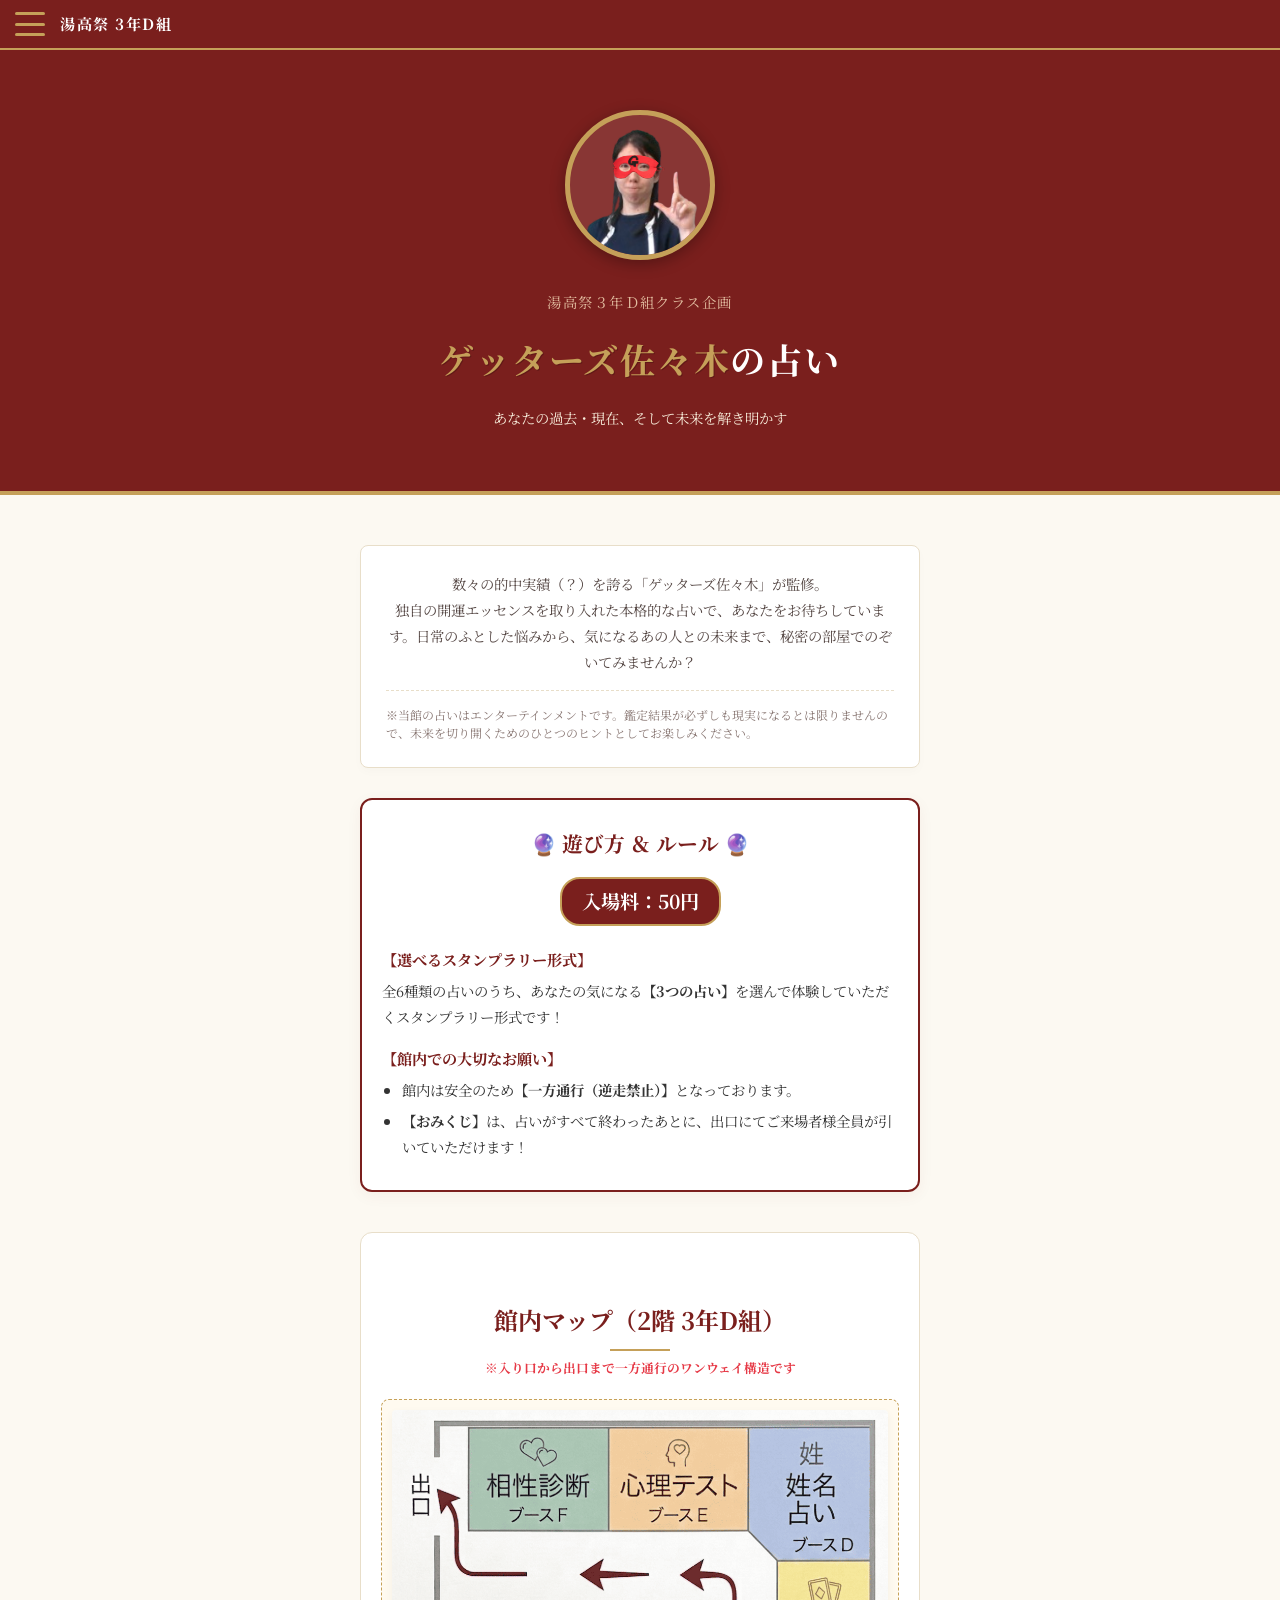
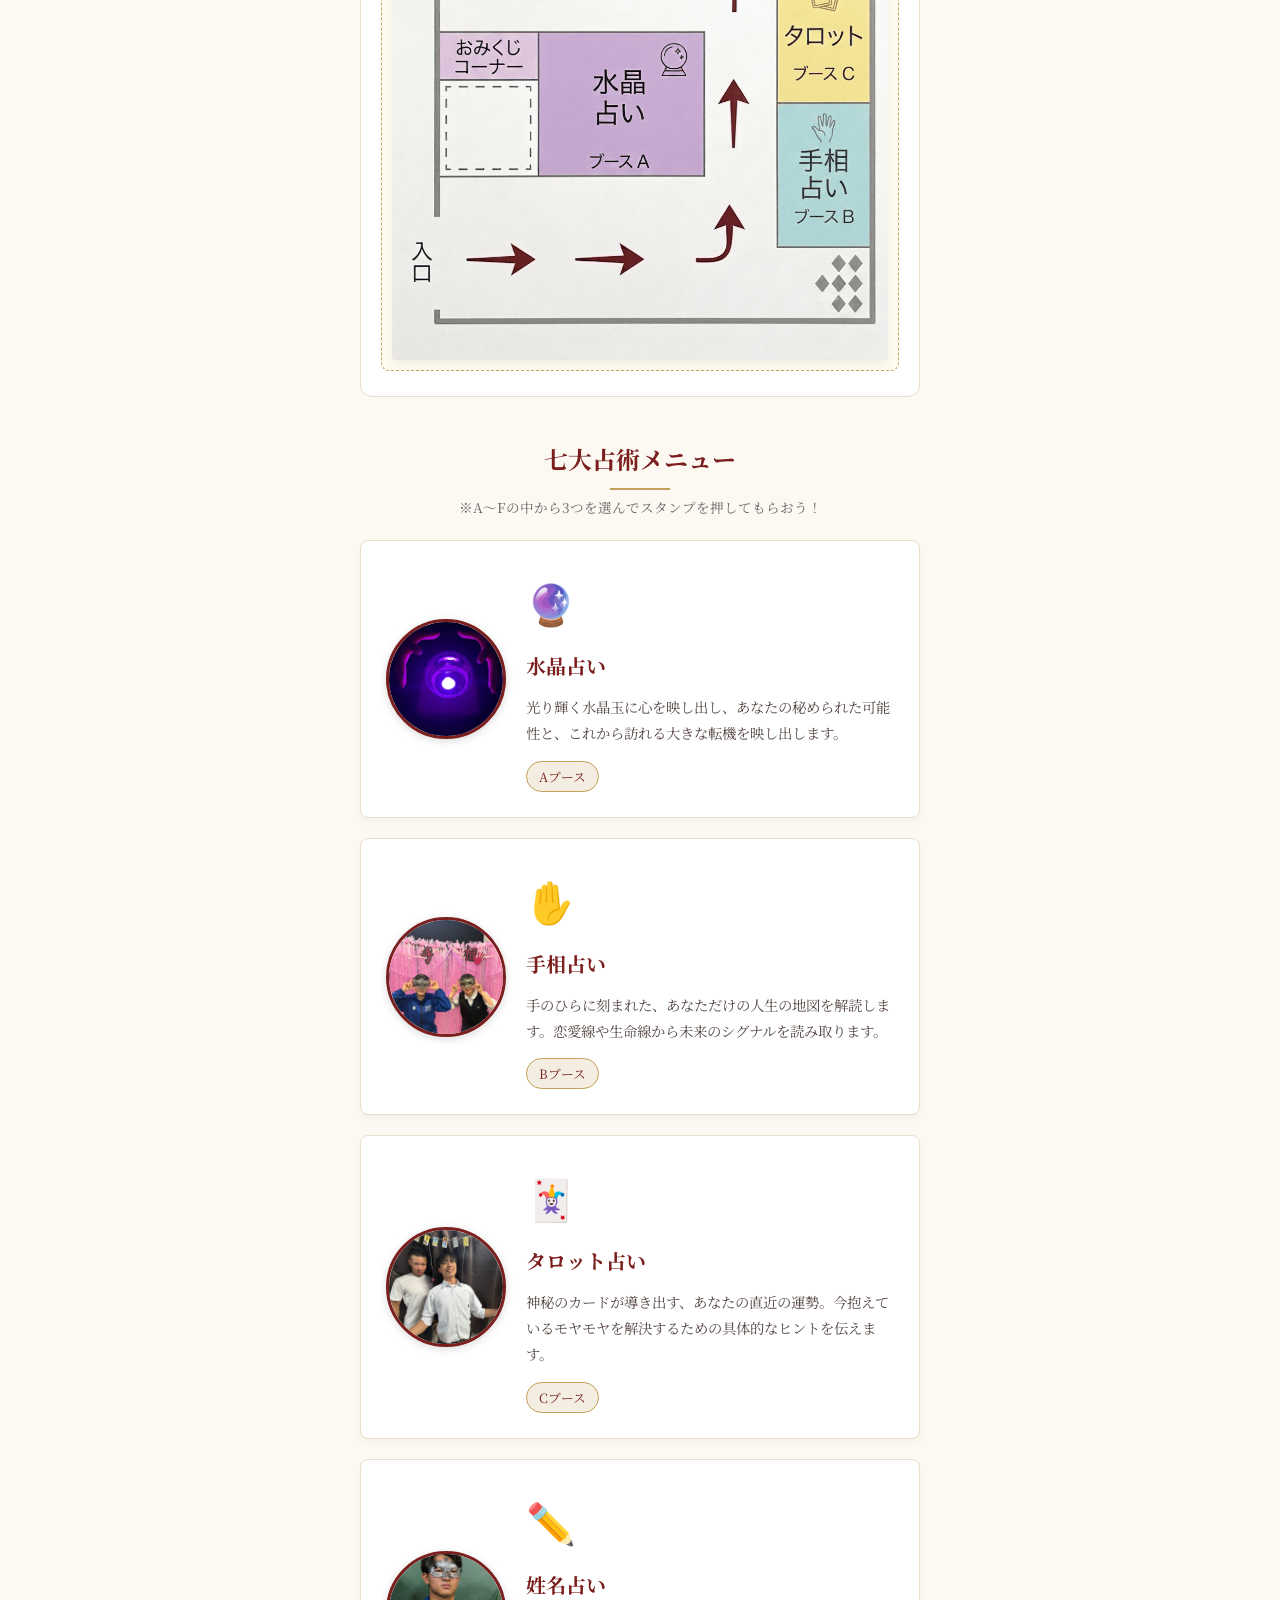
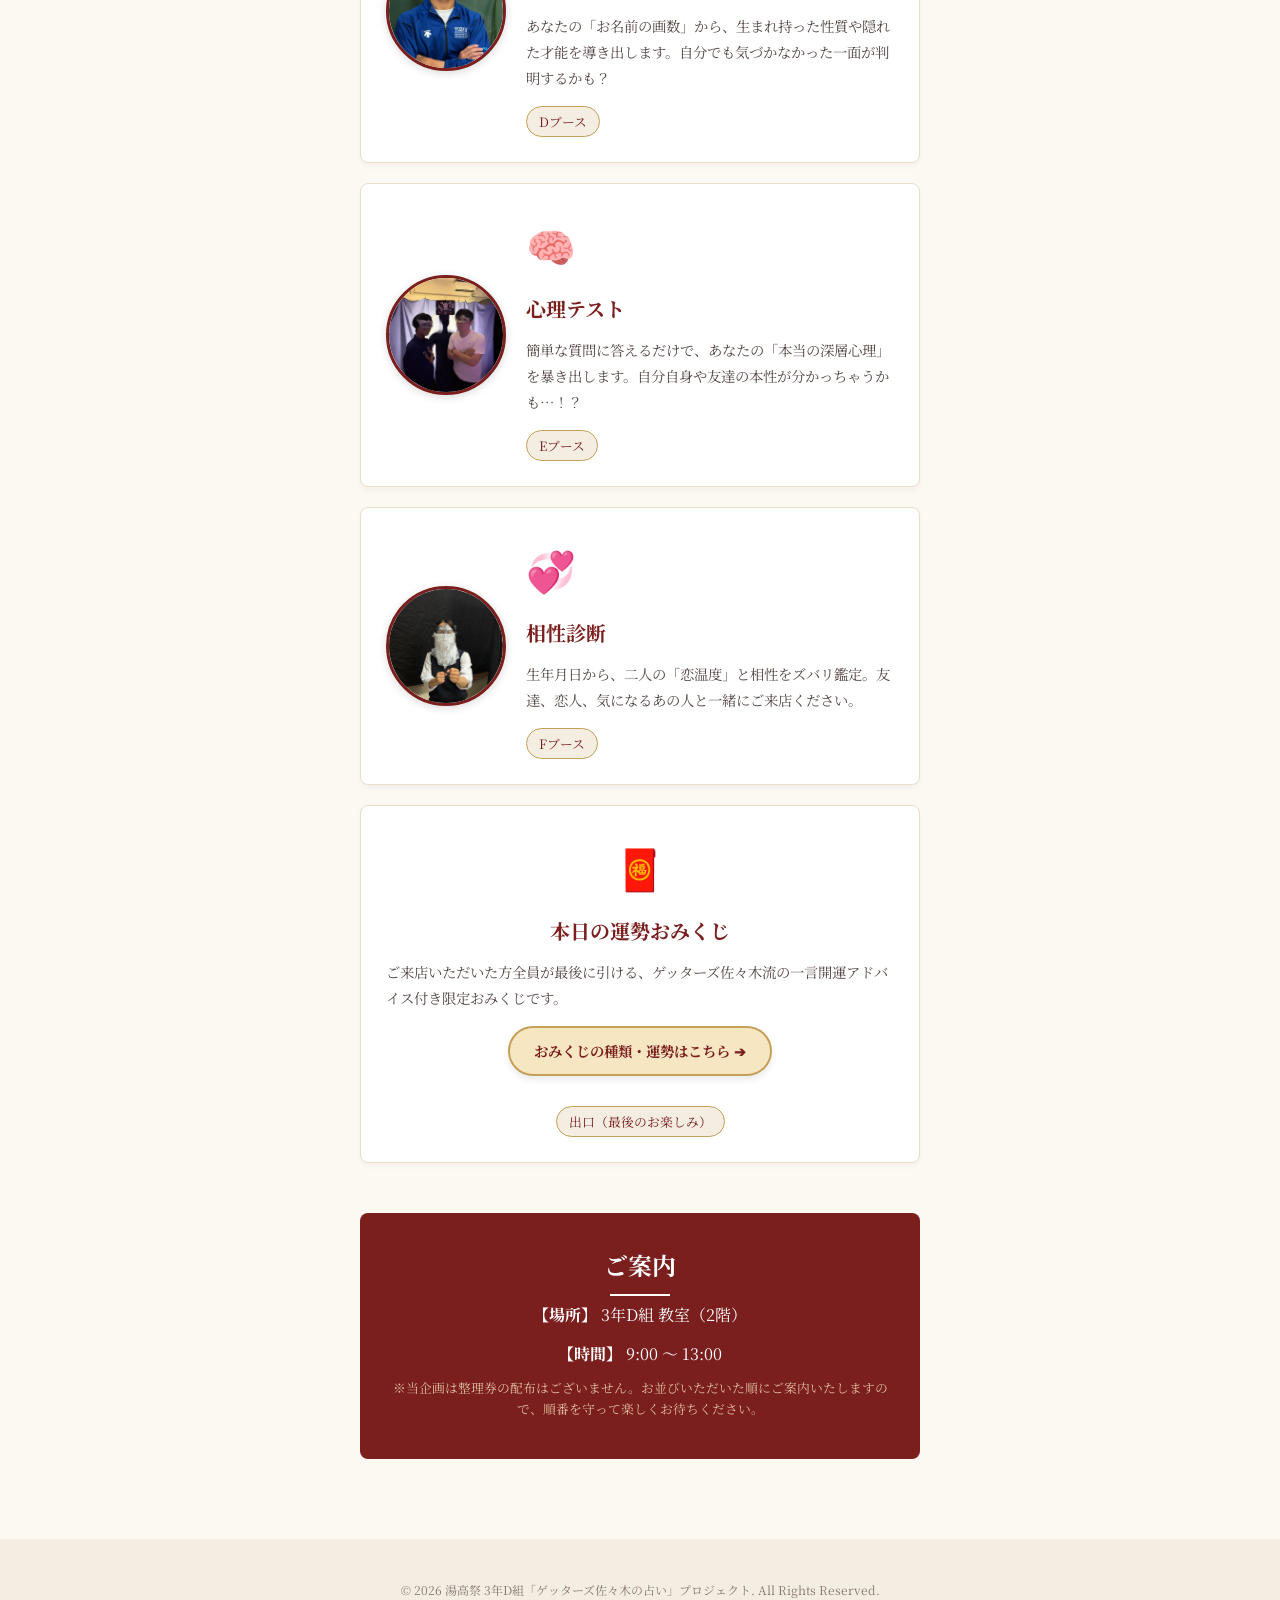
<file: index.html>
<!DOCTYPE html>
<html lang="ja">
<head>
    <meta charset="UTF-8">
    <meta name="viewport" content="width=device-width, initial-scale=1.0">
    <title>ゲッターズ佐々木の占い 〜運命の部屋〜</title>
    <link rel="stylesheet" href="style.css">
    <!-- JavaScriptファイルを外から読み込む命令 -->
    <script src="script.js" defer></script>
    <!-- 高級感を出すためのGoogle Fonts -->
    <link href="https://fonts.googleapis.com/css2?family=Noto+Serif+JP:wght@400;700&display=swap" rel="stylesheet">
</head>
<body>

    <!-- 上部の固定バー -->
    <div class="top-nav-bar">
        <button class="menu-trigger" id="menuTrigger">
            <span></span>
            <span></span>
            <span></span>
        </button>
        <div class="bar-title">湯高祭 3年D組</div>
    </div>

    <!-- 画面上部から降りてくるプルダウンメニュー -->
    <nav class="pulldown-menu" id="pulldownMenu">
        <ul>
            <li><a href="#" id="menuCloseBtn">❌ メニューを閉じる</a></li>
            <li><a href="omikuji.html" class="menu-item highlight-item">🧧 おみくじについて</a></li>
        </ul>
    </nav>

    <!-- 背景を暗転させるための黒い膜 -->
    <div class="overlay-mask" id="overlayMask"></div>

    <!-- ヒーローヘッダー -->
    <header class="main-header" style="margin-top: 50px;">
        <div class="header-overlay">
            <img src="top-face.png" alt="ゲッターズ佐々木" class="top-face-img">
            <p class="subtitle">湯高祭３年Ｄ組クラス企画</p>
            <h1 class="main-title"><span class="gold-text">ゲッターズ佐々木</span>の占い</h1>
            <p class="lead-text">あなたの過去・現在、そして未来を解き明かす</p>
        </div>
    </header>

    <!-- メインコンテンツ -->
    <main class="container">

        <!-- コンセプト紹介 -->
        <section class="concept-box">
            <p>
                数々の的中実績（？）を誇る「ゲッターズ佐々木」が監修。<br>
                独自の開運エッセンスを取り入れた本格的な占いで、あなたをお待ちしています。日常のふとした悩みから、気になるあの人との未来まで、秘密の部屋でのぞいてみませんか？
            </p>
            <p class="disclaimer">※当館の占いはエンターテインメントです。鑑定結果が必ずしも現実になるとは限りませんので、未来を切り開くためのひとつのヒントとしてお楽しみください。</p>
        </section>

        <!-- 料金・スタンプラリールール -->
        <section class="rule-box">
            <h2 class="box-title">🔮 遊び方 ＆ ルール 🔮</h2>
            <div class="price-tag">入場料：50円</div>
            
            <div class="rule-list">
                <h3>【選べるスタンプラリー形式】</h3>
                <p>全6種類の占いのうち、あなたの気になる<strong>【3つの占い】</strong>を選んで体験していただくスタンプラリー形式です！</p>
                
                <h3>【館内での大切なお願い】</h3>
                <ul>
                    <li>館内は安全のため<strong>【一方通行（逆走禁止）】</strong>となっております。</li>
                    <li><strong>【おみくじ】</strong>は、占いがすべて終わったあとに、出口にてご来場者様全員が引いていただけます！</li>
                </ul>
            </div>
        </section>

        <!-- 館内マップセクション -->
        <section class="map-section">
            <h2 class="section-title">館内マップ（2階 3年D組）</h2>
            <p class="map-desc">※入り口から出口まで一方通行のワンウェイ構造です</p>
            
            <div class="map-container">
                <img src="map.png" alt="館内マップ（3年D組）" class="custom-map-img">
            </div>
        </section>

        <!-- 占いメニュー（全7種類） -->
        <section class="menu-section">
            <h2 class="section-title">七大占術メニュー</h2>
            <p class="menu-subtitle">※A〜Fの中から3つを選んでスタンプを押してもらおう！</p>
            
            <div class="menu-grid">
                
                <!-- Aブース：水晶占い -->
                <div class="menu-card">
                    <img src="face-crystal.png" alt="水晶スペシャリスト" class="specialist-face">
                    <div class="card-content">
                        <div class="card-icon">🔮</div>
                        <h3>水晶占い</h3>
                        <p>光り輝く水晶玉に心を映し出し、あなたの秘められた可能性と、これから訪れる大きな転機を映し出します。</p>
                        <span class="location-badge">Aブース</span>
                    </div>
                </div>

                <!-- ★【変更】Bブース：手相占い（2番目に移動） -->
                <div class="menu-card">
                    <img src="face-teso.png" alt="手相スペシャリスト" class="specialist-face">
                    <div class="card-content">
                        <div class="card-icon">✋</div>
                        <h3>手相占い</h3>
                        <p>手のひらに刻まれた、あなただけの人生の地図を解読します。恋愛線や生命線から未来のシグナルを読み取ります。</p>
                        <span class="location-badge">Bブース</span>
                    </div>
                </div>

                <!-- ★【変更】Cブース：タロット占い（3番目に移動） -->
                <div class="menu-card">
                    <img src="face-tarot.png" alt="タロットスペシャリスト" class="specialist-face">
                    <div class="card-content">
                        <div class="card-icon">🃏</div>
                        <h3>タロット占い</h3>
                        <p>神秘のカードが導き出す、あなたの直近の運勢。今抱えているモヤモヤを解決するための具体的なヒントを伝えます。</p>
                        <span class="location-badge">Cブース</span>
                    </div>
                </div>

                <!-- Dブース：姓名占い -->
                <div class="menu-card">
                    <img src="face-seimei.png" alt="姓名占いスペシャリスト" class="specialist-face">
                    <div class="card-content">
                        <div class="card-icon">✏️</div>
                        <h3>姓名占い</h3>
                        <p>あなたの「お名前の画数」から、生まれ持った性質や隠れた才能を導き出します。自分でも気づかなかった一面が判明するかも？</p>
                        <span class="location-badge">Dブース</span>
                    </div>
                </div>

                <!-- Eブース：心理テスト -->
                <div class="menu-card">
                    <img src="face-shinri.png" alt="心理テストスペシャリスト" class="specialist-face">
                    <div class="card-content">
                        <div class="card-icon">🧠</div>
                        <h3>心理テスト</h3>
                        <p>簡単な質問に答えるだけで、あなたの「本当の深層心理」を暴き出します。自分自身や友達の本性が分かっちゃうかも…！？</p>
                        <span class="location-badge">Eブース</span>
                    </div>
                </div>

                <!-- Fブース：相性診断 -->
                <div class="menu-card">
                    <img src="face-compatibility.png" alt="相性診断スペシャリスト" class="specialist-face">
                    <div class="card-content">
                        <div class="card-icon">💞</div>
                        <h3>相性診断</h3>
                        <p>生年月日から、二人の「恋温度」と相性をズバリ鑑定。友達、恋人、気になるあの人と一緒にご来店ください。</p>
                        <span class="location-badge">Fブース</span>
                    </div>
                </div>

                <!-- 出口：おみくじ -->
                <div class="menu-card full-card">
                    <div class="card-icon">🧧</div>
                    <h3>本日の運勢おみくじ</h3>
                    <p>ご来店いただいた方全員が最後に引ける、ゲッターズ佐々木流の一言開運アドバイス付き限定おみくじです。</p>
                    
                    <!-- ★おみくじページへ飛ぶリンクボタンを追加★ -->
                    <div class="omikuji-link-container">
                        <a href="omikuji.html" class="omikuji-btn">おみくじの種類・運勢はこちら ➔</a>
                    </div>

                    <span class="location-badge" style="margin-top: 15px;">出口（最後のお楽しみ）</span>
                </div>

            </div>
        </section>

        <!-- クラス企画インフォメーション -->
        <section class="info-section">
            <h2 class="section-title">ご案内</h2>
            <div class="info-details">
                <p><strong>【場所】</strong> 3年D組 教室（2階）</p>
                <p><strong>【時間】</strong> 9:00 〜 13:00</p>
                <p class="notes">※当企画は整理券の配布はございません。お並びいただいた順にご案内いたしますので、順番を守って楽しくお待ちください。</p>
            </div>
        </section>

    </main>

    <!-- フッター -->
    <footer class="main-footer">
        <p>&copy; 2026 湯高祭 3年D組「ゲッターズ佐々木の占い」プロジェクト. All Rights Reserved.</p>
    </footer>

</body>
</html>
</file>
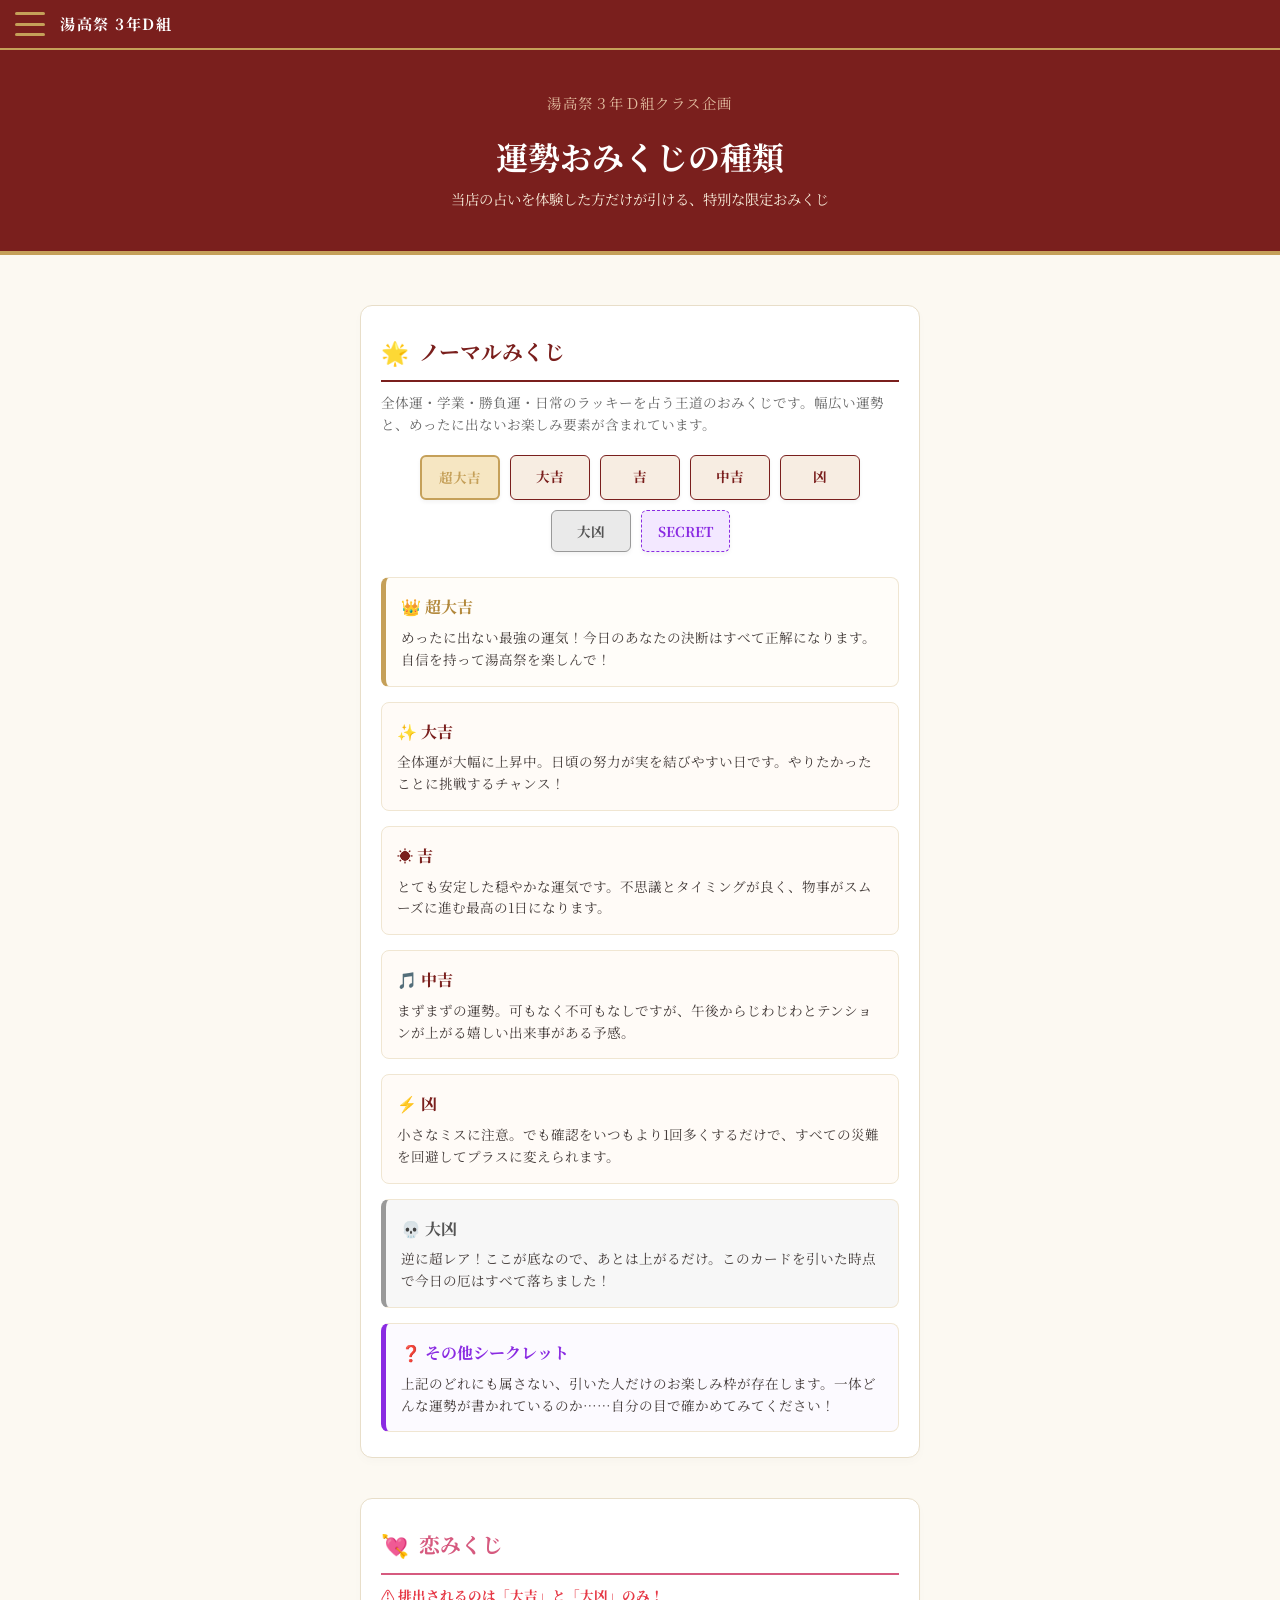
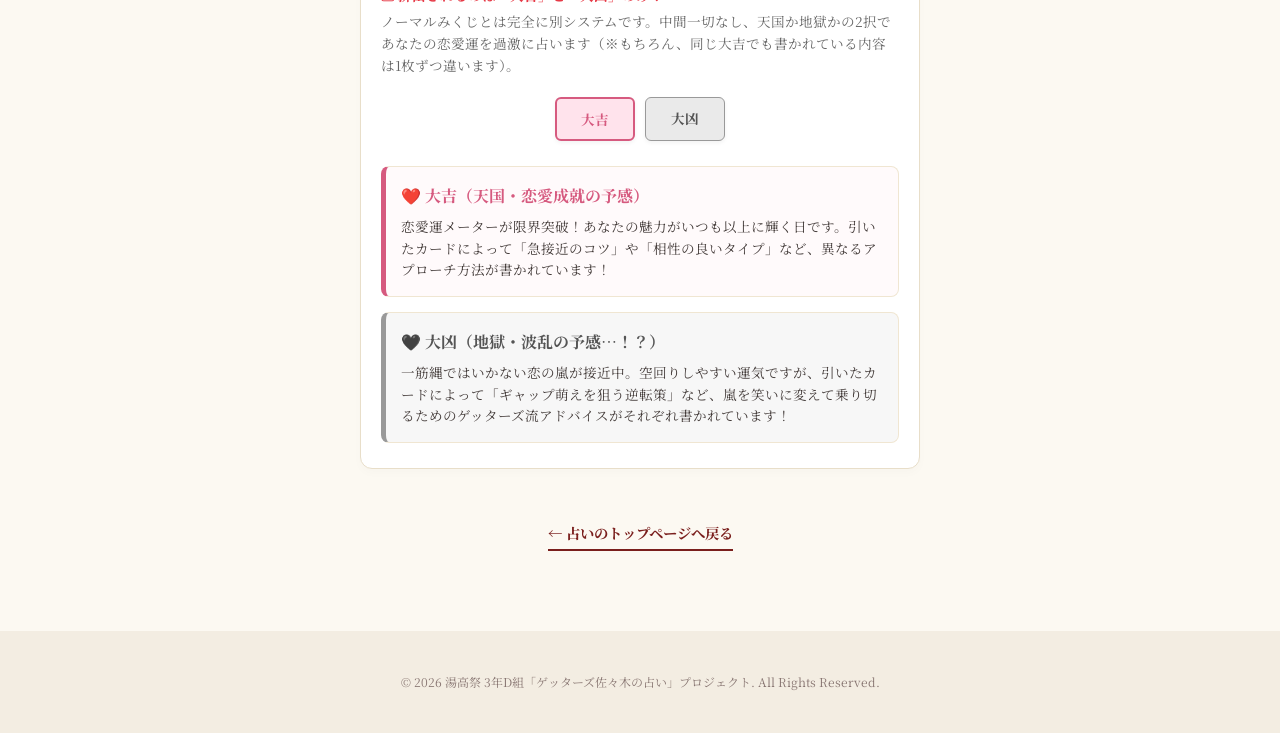
<file: omikuji.html>
<!DOCTYPE html>
<html lang="ja">
<head>
    <meta charset="UTF-8">
    <meta name="viewport" content="width=device-width, initial-scale=1.0">
    <title>おみくじのご案内 〜ゲッターズ佐々木の占い〜</title>
    <link rel="stylesheet" href="style.css">
    <!-- JavaScriptファイルを外から読み込む命令 -->
    <script src="script.js" defer></script>
    <link href="https://fonts.googleapis.com/css2?family=Noto+Serif+JP:wght@400;700&display=swap" rel="stylesheet">
</head>
<body>

    <!-- 共通のバー -->
    <div class="top-nav-bar">
        <button class="menu-trigger" id="menuTrigger">
            <span></span>
            <span></span>
            <span></span>
        </button>
        <div class="bar-title">湯高祭 3年D組</div>
    </div>

    <!-- プルダウンメニュー -->
    <nav class="pulldown-menu" id="pulldownMenu">
        <ul>
            <li><a href="#" id="menuCloseBtn">❌ メニューを閉じる</a></li>
            <li><a href="index.html" class="menu-item">🔮 占いトップページへ</a></li>
        </ul>
    </nav>

    <div class="overlay-mask" id="overlayMask"></div>

    <header class="main-header" style="margin-top: 50px; padding: 40px 20px;">
        <div class="header-overlay">
            <p class="subtitle">湯高祭３年Ｄ組クラス企画</p>
            <h1>運勢おみくじの種類</h1>
            <p class="lead-text">当店の占いを体験した方だけが引ける、特別な限定おみくじ</p>
        </header>

    <main class="container">


        <!-- 🌟 【独立】ノーマルみくじ セクション -->
        <section class="omikuji-group-section" style="margin-top: 30px;">
            <div class="group-header normal-theme">
                <span class="group-icon">🌟</span>
                <h2>ノーマルみくじ</h2>
            </div>
            <p class="group-desc">全体運・学業・勝負運・日常のラッキーを占う王道のおみくじです。幅広い運勢と、めったに出ないお楽しみ要素が含まれています。</p>
            
            <!-- 吉バッジの横並び一覧 -->
            <div class="kichi-flex-container">
                <div class="kichi-badge badge-daikichi">超大吉</div>
                <div class="kichi-badge badge-kichi">大吉</div>
                <div class="kichi-badge badge-kichi">吉</div>
                <div class="kichi-badge badge-kichi">中吉</div>
                <div class="kichi-badge badge-kichi">凶</div>
                <div class="kichi-badge badge-kyou">大凶</div>
                <div class="kichi-badge badge-secret">SECRET</div>
            </div>

            <!-- ノーマルみくじ解説 -->
            <div class="omikuji-detail-list">
                <div class="detail-item border-daikichi">
                    <span class="detail-kichi-name text-daikichi">👑 超大吉</span>
                    <p class="detail-text">めったに出ない最強の運気！今日のあなたの決断はすべて正解になります。自信を持って湯高祭を楽しんで！</p>
                </div>
                <div class="detail-item">
                    <span class="detail-kichi-name text-normal">✨ 大吉</span>
                    <p class="detail-text">全体運が大幅に上昇中。日頃の努力が実を結びやすい日です。やりたかったことに挑戦するチャンス！</p>
                </div>
                <div class="detail-item">
                    <span class="detail-kichi-name text-normal">☀️ 吉</span>
                    <p class="detail-text">とても安定した穏やかな運気です。不思議とタイミングが良く、物事がスムーズに進む最高の1日になります。</p>
                </div>
                <div class="detail-item">
                    <span class="detail-kichi-name text-normal">🎵 中吉</span>
                    <p class="detail-text">まずまずの運勢。可もなく不可もなしですが、午後からじわじわとテンションが上がる嬉しい出来事がある予感。</p>
                </div>
                <div class="detail-item">
                    <span class="detail-kichi-name text-normal">⚡ 凶</span>
                    <p class="detail-text">小さなミスに注意。でも確認をいつもより1回多くするだけで、すべての災難を回避してプラスに変えられます。</p>
                </div>
                <div class="detail-item border-kyou">
                    <span class="detail-kichi-name text-kyou">💀 大凶</span>
                    <p class="detail-text">逆に超レア！ここが底なので、あとは上がるだけ。このカードを引いた時点で今日の厄はすべて落ちました！</p>
                </div>
                <div class="detail-item border-secret">
                    <span class="detail-kichi-name text-secret">❓ その他シークレット</span>
                    <p class="detail-text">上記のどれにも属さない、引いた人だけのお楽しみ枠が存在します。一体どんな運勢が書かれているのか……自分の目で確かめてみてください！</p>
                </div>
            </div>
        </section>


        <!-- 💘 【独立】恋みくじ セクション -->
        <section class="omikuji-group-section" style="margin-top: 40px;">
            <div class="group-header love-theme">
                <span class="group-icon">💘</span>
                <h2>恋みくじ</h2>
            </div>
            <p class="group-desc" style="color: #e63946; font-weight: bold; margin-bottom: 5px;">⚠️ 排出されるのは「大吉」と「大凶」のみ！</p>
            <p class="group-desc">ノーマルみくじとは完全に別システムです。中間一切なし、天国か地獄かの2択であなたの恋愛運を過激に占います（※もちろん、同じ大吉でも書かれている内容は1枚ずつ違います）。</p>
            
            <!-- 吉バッジの横並び一覧（2択を強調） -->
            <div class="kichi-flex-container">
                <div class="kichi-badge badge-love-daikichi">大吉</div>
                <div class="kichi-badge badge-kyou" style="min-width: 80px;">大凶</div>
            </div>

            <!-- 恋みくじ解説 -->
            <div class="omikuji-detail-list">
                <div class="detail-item border-love-daikichi">
                    <span class="detail-kichi-name text-love-daikichi">❤️ 大吉（天国・恋愛成就の予感）</span>
                    <p class="detail-text">恋愛運メーターが限界突破！あなたの魅力がいつも以上に輝く日です。引いたカードによって「急接近のコツ」や「相性の良いタイプ」など、異なるアプローチ方法が書かれています！</p>
                </div>
                <div class="detail-item border-kyou">
                    <span class="detail-kichi-name text-kyou">🖤 大凶（地獄・波乱の予感…！？）</span>
                    <p class="detail-text">一筋縄ではいかない恋の嵐が接近中。空回りしやすい運気ですが、引いたカードによって「ギャップ萌えを狙う逆転策」など、嵐を笑いに変えて乗り切るためのゲッターズ流アドバイスがそれぞれ書かれています！</p>
                </div>
            </div>
        </section>

        <!-- 戻るボタン -->
        <div style="text-align: center; margin-top: 50px;">
            <a href="index.html" class="back-btn">← 占いのトップページへ戻る</a>
        </div>

    </main>

    <footer class="main-footer">
        <p>&copy; 2026 湯高祭 3年D組「ゲッターズ佐々木の占い」プロジェクト. All Rights Reserved.</p>
    </footer>

</body>
</html>
</file>
<file: style.css>
/* 全体のリセットと共通設定 */
* {
    margin: 0;
    padding: 0;
    box-sizing: border-box;
}

body {
    font-family: 'Noto Serif JP', 'Georgia', serif;
    background-color: #fcf9f2; 
    color: #2c2523; 
    line-height: 1.8;
}

/* 画面最上部の固定バー */
.top-nav-bar {
    position: fixed;
    top: 0;
    left: 0;
    width: 100%;
    height: 50px;
    background-color: #7a1f1d;
    border-bottom: 2px solid #c5a059;
    display: flex;
    align-items: center;
    padding: 0 15px;
    z-index: 1000;
}

.bar-title {
    color: #fff;
    font-size: 0.95rem;
    font-weight: bold;
    margin-left: 15px;
    letter-spacing: 0.1em;
}

/* 三本線ボタン */
.menu-trigger {
    background: none;
    border: none;
    width: 30px;
    height: 24px;
    position: relative;
    cursor: pointer;
    display: flex;
    flex-direction: column;
    justify-content: space-between;
}

.menu-trigger span {
    display: block;
    width: 100%;
    height: 3px;
    background-color: #c5a059;
    border-radius: 2px;
}

/* プルダウンメニュー */
.pulldown-menu {
    position: fixed;
    top: -350px; 
    left: 0;
    width: 100%;
    background-color: #ffffff;
    border-bottom: 4px solid #7a1f1d;
    z-index: 999;
    transition: top 0.4s ease;
    box-shadow: 0 10px 25px rgba(0,0,0,0.15);
}

.pulldown-menu.active {
    top: 50px; 
}

.pulldown-menu ul {
    list-style: none;
    padding: 10px 0;
}

.pulldown-menu li a {
    display: block;
    padding: 12px 20px;
    color: #2c2523;
    text-decoration: none;
    font-size: 0.95rem;
    font-weight: bold;
    border-bottom: 1px solid #f3ede2;
}

.highlight-item {
    background-color: #fff0f0;
    color: #7a1f1d !important;
}

/* 暗転マスク */
.overlay-mask {
    position: fixed;
    top: 0;
    left: 0;
    width: 100%;
    height: 100%;
    background-color: rgba(0, 0, 0, 0.5);
    z-index: 998;
    opacity: 0;
    visibility: hidden;
    transition: all 0.4s ease;
}

.overlay-mask.active {
    opacity: 1;
    visibility: visible;
}

/* おみくじ専用カード線 */
.omikuji-card {
    border-left: 5px solid #c5a059;
    padding-left: 15px;
}

/* トップへ戻るリンク */
.back-btn {
    display: inline-block;
    color: #7a1f1d;
    text-decoration: none;
    font-size: 0.9rem;
    font-weight: bold;
    border-bottom: 2px solid #7a1f1d;
    padding-bottom: 3px;
    transition: opacity 0.2s;
}

.back-btn:hover {
    opacity: 0.7;
}

/* --- ベースデザイン --- */
.container {
    max-width: 600px; 
    margin: 0 auto;
    padding: 20px;
}

.gold-text {
    color: #c5a059;
    text-shadow: 1px 1px 0px rgba(0,0,0,0.2);
}

.main-header {
    background-color: #7a1f1d; 
    color: #ffffff;
    text-align: center;
    padding: 60px 20px;
    position: relative;
    border-bottom: 4px solid #c5a059;
}

.top-face-img {
    width: 150px;
    height: 150px;
    border-radius: 50%;
    border: 5px solid #c5a059;
    object-fit: cover;
    margin-bottom: 20px;
    box-shadow: 0 4px 15px rgba(0,0,0,0.3);
    background-color: rgba(255, 255, 255, 0.1);
}

.subtitle {
    font-size: 0.9rem;
    letter-spacing: 0.1em;
    color: #e2bda0;
    margin-bottom: 12px;
}

.main-title {
    font-size: 1.75rem; 
    margin-bottom: 15px;
    font-weight: 700;
    letter-spacing: 0.05em;
    white-space: nowrap; 
}

.lead-text {
    font-size: 0.9rem;
    color: #f7ebd9;
}

.concept-box {
    background-color: #ffffff;
    border: 1px solid #e8dec9;
    border-radius: 8px;
    padding: 25px;
    margin-top: 30px;
    margin-bottom: 30px;
    text-align: center;
    font-size: 0.9rem;
    color: #554744;
    box-shadow: 0 4px 10px rgba(0,0,0,0.02);
}

.disclaimer {
    margin-top: 15px;
    padding-top: 15px;
    border-top: 1px dashed #e8dec9;
    font-size: 0.75rem;
    color: #887672;
    text-align: left;
    line-height: 1.5;
}

.rule-box {
    background-color: #ffffff;
    border: 2px solid #7a1f1d;
    border-radius: 12px;
    padding: 25px 20px;
    margin-bottom: 40px;
    box-shadow: 0 4px 15px rgba(122, 31, 29, 0.05);
}

.box-title {
    color: #7a1f1d;
    text-align: center;
    font-size: 1.3rem;
    margin-bottom: 15px;
}

.price-tag {
    background-color: #7a1f1d;
    color: #fff;
    font-weight: bold;
    font-size: 1.2rem;
    padding: 5px 20px;
    border-radius: 20px;
    width: fit-content;
    margin: 0 auto 20px;
    border: 2px solid #c5a059;
}

.rule-list h3 {
    font-size: 0.95rem;
    color: #7a1f1d;
    margin-top: 15px;
    margin-bottom: 5px;
}

.rule-list p {
    font-size: 0.9rem;
    color: #333;
}

.rule-list ul {
    padding-left: 20px;
    font-size: 0.9rem;
    color: #333;
}

.rule-list li {
    margin-bottom: 5px;
}

.map-section {
    background-color: #fff;
    border: 1px solid #e8dec9;
    border-radius: 12px;
    padding: 25px 20px;
    margin-bottom: 40px;
    text-align: center;
}

.map-desc {
    font-size: 0.8rem;
    color: #e63946;
    font-weight: bold;
    margin-bottom: 20px;
}

.map-container {
    width: 100%;
    background-color: #fffaf0;
    padding: 10px;
    border-radius: 8px;
    border: 1px dashed #c5a059;
    overflow: hidden;
    display: flex;
    justify-content: center;
}

.custom-map-img {
    width: 100%;       
    max-width: 100%;   
    height: auto;      
    border-radius: 4px;
    box-shadow: 0 4px 10px rgba(0,0,0,0.05);
}

.section-title {
    text-align: center;
    font-size: 1.5rem;
    color: #7a1f1d;
    margin: 40px 0 5px;
    position: relative;
    padding-bottom: 10px;
}

.section-title::after {
    content: '';
    position: absolute;
    bottom: 0;
    left: 50%;
    transform: translateX(-50%);
    width: 60px;
    height: 2px;
    background-color: #c5a059;
}

.menu-subtitle {
    text-align: center;
    font-size: 0.85rem;
    color: #666;
    margin-bottom: 20px;
}

.menu-grid {
    display: flex;
    flex-direction: column;
    gap: 20px;
}

.menu-card {
    background: #ffffff;
    border: 1px solid #e8dec9;
    border-radius: 8px;
    padding: 20px;
    box-shadow: 0 4px 6px rgba(0,0,0,0.03);
    display: flex; 
    align-items: center; 
    gap: 20px; 
}

.full-card {
    text-align: center;
    display: block;
}

.specialist-face {
    width: 90px;
    height: 90px;
    border-radius: 50%;
    border: 3px solid #7a1f1d;
    object-fit: cover;
    box-shadow: 0 2px 8px rgba(0,0,0,0.15);
    flex-shrink: 0; 
    background-color: #fcf9f2;
}

.card-content {
    flex-grow: 1; 
}

.card-icon {
    font-size: 2.5rem;
    margin-bottom: 10px;
    display: block;
}

.menu-card h3 {
    font-size: 1.25rem;
    color: #7a1f1d;
    margin-bottom: 10px;
}

.menu-card p {
    font-size: 0.9rem;
    color: #554744;
    text-align: left;
    margin-bottom: 15px;
}

.location-badge {
    display: inline-block;
    background-color: #f3ede2;
    color: #7a1f1d;
    padding: 3px 12px;
    font-size: 0.8rem;
    border-radius: 20px;
    border: 1px solid #c5a059;
}

.info-section {
    background-color: #7a1f1d;
    color: #fff;
    padding: 30px 20px;
    border-radius: 8px;
    text-align: center;
    margin-top: 50px;
}

.info-section .section-title {
    color: #fff;
    margin-top: 0;
}

.info-section .section-title::after {
    background-color: #fff;
}

.info-details p {
    margin-bottom: 10px;
}

.notes {
    font-size: 0.8rem;
    color: #e2bda0;
    line-height: 1.6;
}

.main-footer {
    text-align: center;
    padding: 40px 20px;
    font-size: 0.75rem;
    color: #887672;
    background-color: #f3ede2;
    margin-top: 60px;
}

@media (min-width: 768px) {
    .main-title {
        font-size: 2.2rem;
    }
    .menu-card {
        padding: 25px;
    }
    .specialist-face {
        width: 120px;
        height: 120px;
    }
}
/* ==========================================
   新・おみくじページ専用 横並びレイアウト
   ========================================== */

/* 各おみくじグループの枠 */
.omikuji-group-section {
    background-color: #ffffff;
    border: 1px solid #e8dec9;
    border-radius: 12px;
    padding: 25px 20px;
    box-shadow: 0 4px 10px rgba(0,0,0,0.02);
}

/* ジャンルの見出し */
.group-header {
    display: flex;
    align-items: center;
    gap: 10px;
    margin-bottom: 10px;
    padding-bottom: 8px;
}

.group-header h2 {
    font-size: 1.3rem;
}

/* テーマごとのアンダーラインの色 */
.normal-theme {
    border-bottom: 2px solid #7a1f1d;
    color: #7a1f1d;
}
.love-theme {
    border-bottom: 2px solid #d65a7f; /* 可愛いピンク系 */
    color: #d65a7f;
}

.group-icon {
    font-size: 1.4rem;
}

.group-desc {
    font-size: 0.85rem;
    color: #666;
    margin-bottom: 20px;
    line-height: 1.6;
}

/* ★ 吉を横に並べるマジック（はみ出したら自動で折り返す） */
.kichi-flex-container {
    display: flex;
    flex-wrap: wrap; /* 横幅がいっぱいになったら自動で次の段に折り返す */
    gap: 10px;       /* バッジ同士のすき間 */
    justify-content: center; /* 中央寄せ */
    margin-bottom: 20px;
}

/* 吉バッジの基本スタイル */
.kichi-badge {
    padding: 8px 16px;
    font-size: 0.85rem;
    font-weight: bold;
    border-radius: 6px;
    text-align: center;
    min-width: 80px; /* バッジの最低限の横幅を揃える */
    box-shadow: 0 2px 4px rgba(0,0,0,0.05);
}

/* 普通のおみくじの色分け */
.badge-daikichi {
    background-color: #f6e6c2;
    color: #c5a059;
    border: 2px solid #c5a059;
}
.badge-kichi {
    background-color: #f7ede2;
    color: #7a1f1d;
    border: 1px solid #7a1f1d;
}
.badge-kyou {
    background-color: #eaeaea;
    color: #555555;
    border: 1px solid #999999;
}

/* 恋みくじの色分け */
.badge-love-daikichi {
    background-color: #ffe3ec;
    color: #d65a7f;
    border: 2px solid #d65a7f;
    animation: pulse 2s infinite; /* ちょっと目立たせるお遊び */
}
.badge-love {
    background-color: #fff0f5;
    color: #e57399;
    border: 1px solid #e57399;
}

.section-notice {
    font-size: 0.75rem;
    color: #887672;
    line-height: 1.5;
    background-color: #fffbf7;
    padding: 10px;
    border-radius: 6px;
}

/* 特大吉がほんのり鼓動するアニメーション */
@keyframes pulse {
    0% { transform: scale(1); }
    50% { transform: scale(1.03); }
    100% { transform: scale(1); }
}
/* ==========================================
   おみくじ詳細解説用の追加スタイル
   ========================================== */

/* 解説一覧を包む枠 */
.omikuji-detail-list {
    margin-top: 25px;
    display: flex;
    flex-direction: column;
    gap: 15px;
}

/* 各解説アイテムの基本デザイン */
.detail-item {
    background-color: #fffbf7;
    border: 1px solid #f0e6d2;
    border-radius: 8px;
    padding: 15px;
    text-align: left;
}

/* 吉の名前のスタイル */
.detail-kichi-name {
    display: block;
    font-weight: bold;
    font-size: 1rem;
    margin-bottom: 5px;
}

/* 解説の文章 */
.detail-text {
    font-size: 0.85rem;
    color: #443c3a;
    line-height: 1.6;
    margin-bottom: 0 !important; /* 上書き防止 */
}

/* 特別枠の左線アクセント調整 */
.border-daikichi {
    border-left: 5px solid #c5a059;
    background-color: #fffdf9;
}
.border-kyou {
    border-left: 5px solid #999999;
    background-color: #f7f7f7;
}
.border-love-daikichi {
    border-left: 5px solid #d65a7f;
    background-color: #fffafb;
}

/* 文字のカラーバリエーション */
.text-daikichi { color: #b2883b; }
.text-normal { color: #7a1f1d; }
.text-kyou { color: #555555; }
.text-love-daikichi { color: #d65a7f; }
.text-love { color: #e57399; }
/* ==========================================
   おみくじ詳細解説用の追加スタイル
   ========================================== */

/* 解説一覧を包む枠 */
.omikuji-detail-list {
    margin-top: 25px;
    display: flex;
    flex-direction: column;
    gap: 15px;
}

/* 各解説アイテムの基本デザイン */
.detail-item {
    background-color: #fffbf7;
    border: 1px solid #f0e6d2;
    border-radius: 8px;
    padding: 15px;
    text-align: left;
}

/* 吉の名前のスタイル */
.detail-kichi-name {
    display: block;
    font-weight: bold;
    font-size: 1rem;
    margin-bottom: 5px;
}

/* 解説の文章 */
.detail-text {
    font-size: 0.85rem;
    color: #443c3a;
    line-height: 1.6;
    margin-bottom: 0 !important;
}

/* 特別枠の左線アクセント調整 */
.border-daikichi {
    border-left: 5px solid #c5a059;
    background-color: #fffdf9;
}
.border-kyou {
    border-left: 5px solid #999999;
    background-color: #f7f7f7;
}
.border-love-daikichi {
    border-left: 5px solid #d65a7f;
    background-color: #fffafb;
}
.border-secret {
    border-left: 5px solid #8a2be2;
    background-color: #fcfaff;
}

/* 文字のカラーバリエーション */
.text-daikichi { color: #b2883b; }
.text-normal { color: #7a1f1d; }
.text-kyou { color: #555555; }
.text-love-daikichi { color: #d65a7f; }
.text-secret { color: #8a2be2; }

/* シークレットバッジ専用 */
.badge-secret {
    background-color: #f3e8ff;
    color: #8a2be2;
    border: 1px dashed #8a2be2;
}
/* ==========================================
   トップページおみくじボタン用追加スタイル
   ========================================== */
.omikuji-link-container {
    margin: 15px 0;
}

.omikuji-btn {
    display: inline-block;
    background-color: #f6e6c2; /* 上品なゴールド風 */
    color: #7a1f1d;            /* 3年D組のテーマ赤 */
    border: 2px solid #c5a059;
    padding: 10px 24px;
    font-size: 0.9rem;
    font-weight: bold;
    text-decoration: none;
    border-radius: 25px;       /* 丸みをつけてボタンっぽく */
    box-shadow: 0 4px 6px rgba(0, 0, 0, 0.08);
    transition: all 0.3s ease;
}

/* パソコンやスマホでタップしたときの動き */
.omikuji-btn:hover, .omikuji-btn:active {
    background-color: #7a1f1d;
    color: #ffffff;
    border-color: #7a1f1d;
    transform: translateY(-2px); /* ほんの少し浮き上がるお遊び */
    box-shadow: 0 6px 12px rgba(122, 31, 29, 0.2);
}
</file>
